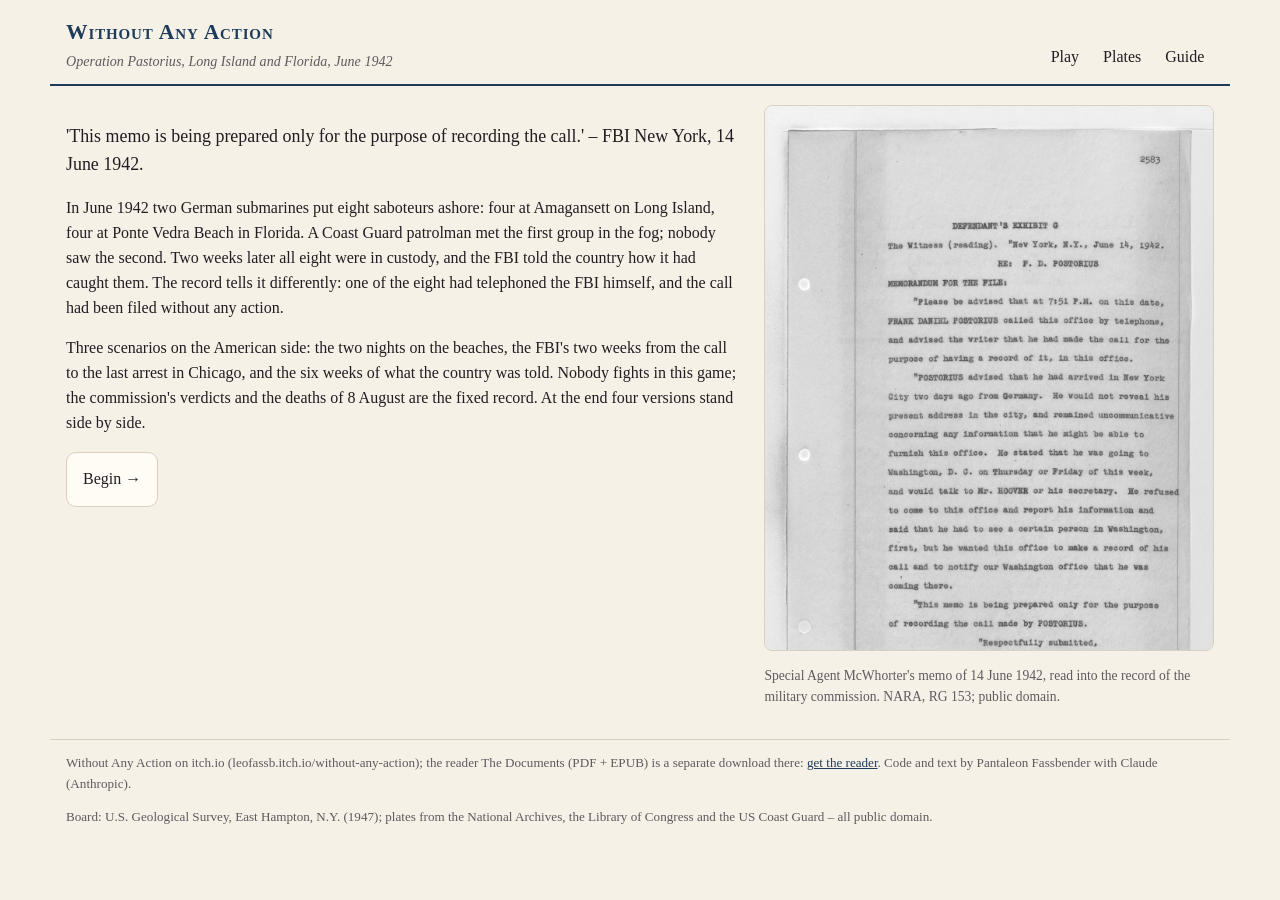
<file: index.html>
<!doctype html>
<html lang="en">
<head>
<meta charset="utf-8">
<meta name="viewport" content="width=device-width, initial-scale=1">
<title>Without Any Action</title>
<meta name="description" content="Operation Pastorius, June 1942: eight German saboteurs, two beaches, one telephone call – and four versions of how they were caught.">
<link rel="stylesheet" href="style.css">
<link rel="icon" href="data:image/svg+xml,%3Csvg xmlns='http://www.w3.org/2000/svg' viewBox='0 0 32 32'%3E%3Crect x='7' y='5' width='18' height='22' fill='%23f3ecd9' stroke='%231d3b5a' stroke-width='2'/%3E%3Cpath d='M11 11 H21 M11 15 H21 M11 19 H17' stroke='%231d3b5a' stroke-width='2'/%3E%3C/svg%3E">
</head>
<body>
<header class="top">
  <a class="brand" href="index.html"><strong>Without Any Action</strong><em>Operation Pastorius, Long Island and Florida, June 1942</em></a>
  <nav><a href="play.html">Play</a><a href="plates.html">Plates</a><a href="guide.html">Guide</a></nav>
</header>
<main>
  <div class="hero">
    <div>
      <p class="lede">'This memo is being prepared only for the purpose of recording the call.' – FBI New York, 14 June 1942.</p>
      <p>In June 1942 two German submarines put eight saboteurs ashore: four at Amagansett on Long Island, four at Ponte Vedra Beach in Florida. A Coast Guard patrolman met the first group in the fog; nobody saw the second. Two weeks later all eight were in custody, and the FBI told the country how it had caught them. The record tells it differently: one of the eight had telephoned the FBI himself, and the call had been filed without any action.</p>
      <p>Three scenarios on the American side: the two nights on the beaches, the FBI's two weeks from the call to the last arrest in Chicago, and the six weeks of what the country was told. Nobody fights in this game; the commission's verdicts and the deaths of 8 August are the fixed record. At the end four versions stand side by side.</p>
      <p><a class="card" href="play.html" style="display:inline-block">Begin →</a></p>
    </div>
    <figure><img src="assets/plates/memo1942.jpg" alt="The FBI memo of 14 June 1942"><figcaption>Special Agent McWhorter's memo of 14 June 1942, read into the record of the military commission. NARA, RG 153; public domain.</figcaption></figure>
  </div>
</main>
<footer><p>Without Any Action on itch.io (leofassb.itch.io/without-any-action); the reader The Documents (PDF + EPUB) is a separate download there: <a href="https://leofassb.itch.io/without-any-action/purchase" target="_blank" rel="noopener">get the reader</a>. Code and text by Pantaleon Fassbender with Claude (Anthropic).</p><p>Board: U.S. Geological Survey, East Hampton, N.Y. (1947); plates from the National Archives, the Library of Congress and the US Coast Guard – all public domain.</p></footer>
</body>
</html>
</file>
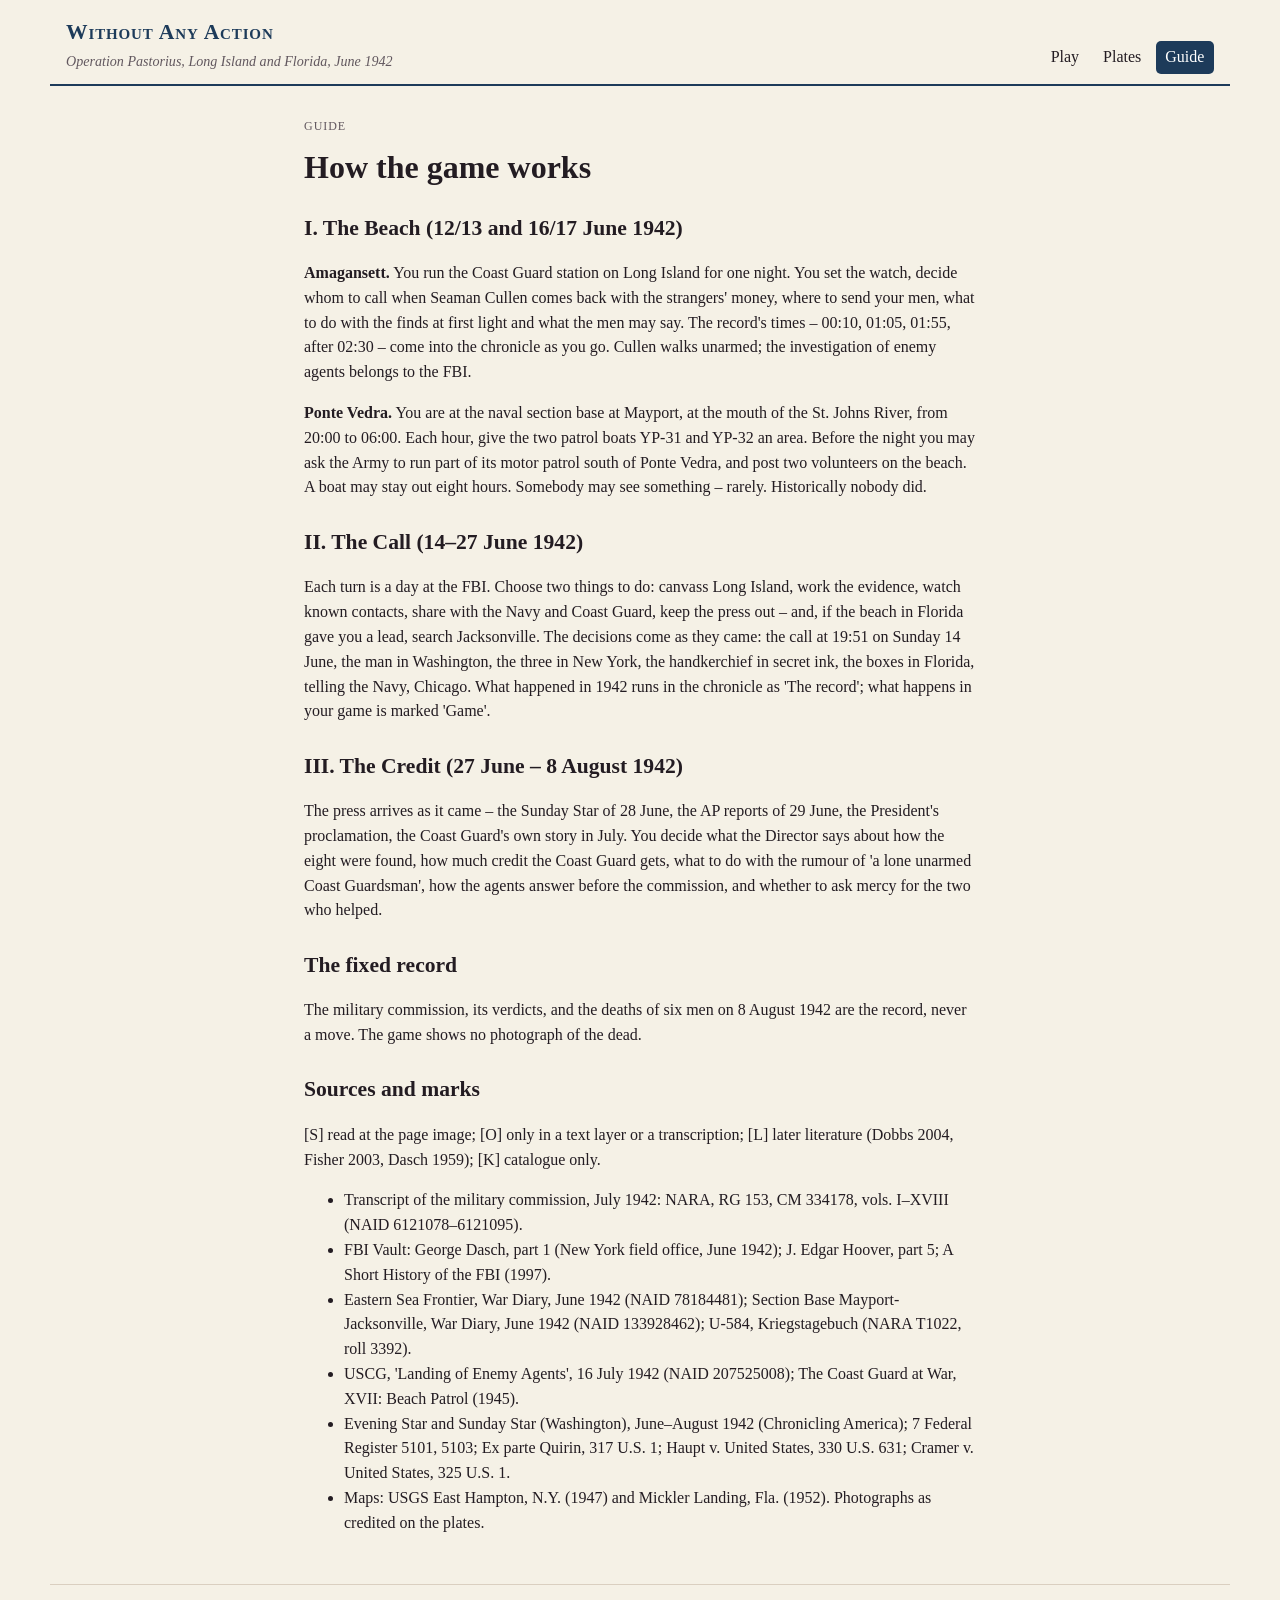
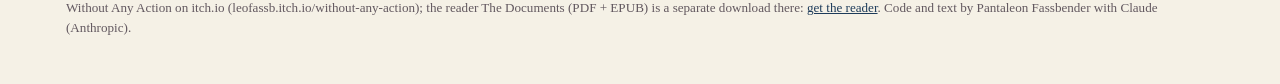
<file: guide.html>
<!doctype html>
<html lang="en">
<head>
<meta charset="utf-8">
<meta name="viewport" content="width=device-width, initial-scale=1">
<title>Guide · Without Any Action</title>
<meta name="description" content="How the three scenarios work, and which numbers are the record.">
<link rel="stylesheet" href="style.css">
<link rel="icon" href="data:image/svg+xml,%3Csvg xmlns='http://www.w3.org/2000/svg' viewBox='0 0 32 32'%3E%3Crect x='7' y='5' width='18' height='22' fill='%23f3ecd9' stroke='%231d3b5a' stroke-width='2'/%3E%3Cpath d='M11 11 H21 M11 15 H21 M11 19 H17' stroke='%231d3b5a' stroke-width='2'/%3E%3C/svg%3E">
</head>
<body>
<header class="top">
  <a class="brand" href="index.html"><strong>Without Any Action</strong><em>Operation Pastorius, Long Island and Florida, June 1942</em></a>
  <nav><a href="play.html">Play</a><a href="plates.html">Plates</a><a href="guide.html" class="on">Guide</a></nav>
</header>
<main class="readable">
  <p class="tag">Guide</p><h1>How the game works</h1>
  <h2>I. The Beach (12/13 and 16/17 June 1942)</h2>
  <p><b>Amagansett.</b> You run the Coast Guard station on Long Island for one night. You set the watch, decide whom to call when Seaman Cullen comes back with the strangers' money, where to send your men, what to do with the finds at first light and what the men may say. The record's times – 00:10, 01:05, 01:55, after 02:30 – come into the chronicle as you go. Cullen walks unarmed; the investigation of enemy agents belongs to the FBI.</p>
  <p><b>Ponte Vedra.</b> You are at the naval section base at Mayport, at the mouth of the St. Johns River, from 20:00 to 06:00. Each hour, give the two patrol boats YP-31 and YP-32 an area. Before the night you may ask the Army to run part of its motor patrol south of Ponte Vedra, and post two volunteers on the beach. A boat may stay out eight hours. Somebody may see something – rarely. Historically nobody did.</p>
  <h2>II. The Call (14–27 June 1942)</h2>
  <p>Each turn is a day at the FBI. Choose two things to do: canvass Long Island, work the evidence, watch known contacts, share with the Navy and Coast Guard, keep the press out – and, if the beach in Florida gave you a lead, search Jacksonville. The decisions come as they came: the call at 19:51 on Sunday 14 June, the man in Washington, the three in New York, the handkerchief in secret ink, the boxes in Florida, telling the Navy, Chicago. What happened in 1942 runs in the chronicle as 'The record'; what happens in your game is marked 'Game'.</p>
  <h2>III. The Credit (27 June – 8 August 1942)</h2>
  <p>The press arrives as it came – the Sunday Star of 28 June, the AP reports of 29 June, the President's proclamation, the Coast Guard's own story in July. You decide what the Director says about how the eight were found, how much credit the Coast Guard gets, what to do with the rumour of 'a lone unarmed Coast Guardsman', how the agents answer before the commission, and whether to ask mercy for the two who helped.</p>
  <h2>The fixed record</h2>
  <p>The military commission, its verdicts, and the deaths of six men on 8 August 1942 are the record, never a move. The game shows no photograph of the dead.</p>
  <h2>Sources and marks</h2>
  <p>[S] read at the page image; [O] only in a text layer or a transcription; [L] later literature (Dobbs 2004, Fisher 2003, Dasch 1959); [K] catalogue only.</p>
  <ul>
    <li>Transcript of the military commission, July 1942: NARA, RG 153, CM 334178, vols. I–XVIII (NAID 6121078–6121095).</li>
    <li>FBI Vault: George Dasch, part 1 (New York field office, June 1942); J. Edgar Hoover, part 5; A Short History of the FBI (1997).</li>
    <li>Eastern Sea Frontier, War Diary, June 1942 (NAID 78184481); Section Base Mayport-Jacksonville, War Diary, June 1942 (NAID 133928462); U-584, Kriegstagebuch (NARA T1022, roll 3392).</li>
    <li>USCG, 'Landing of Enemy Agents', 16 July 1942 (NAID 207525008); The Coast Guard at War, XVII: Beach Patrol (1945).</li>
    <li>Evening Star and Sunday Star (Washington), June–August 1942 (Chronicling America); 7 Federal Register 5101, 5103; Ex parte Quirin, 317 U.S. 1; Haupt v. United States, 330 U.S. 631; Cramer v. United States, 325 U.S. 1.</li>
    <li>Maps: USGS East Hampton, N.Y. (1947) and Mickler Landing, Fla. (1952). Photographs as credited on the plates.</li>
  </ul>
</main>
<footer><p>Without Any Action on itch.io (leofassb.itch.io/without-any-action); the reader The Documents (PDF + EPUB) is a separate download there: <a href="https://leofassb.itch.io/without-any-action/purchase" target="_blank" rel="noopener">get the reader</a>. Code and text by Pantaleon Fassbender with Claude (Anthropic).</p></footer>
</body>
</html>
</file>
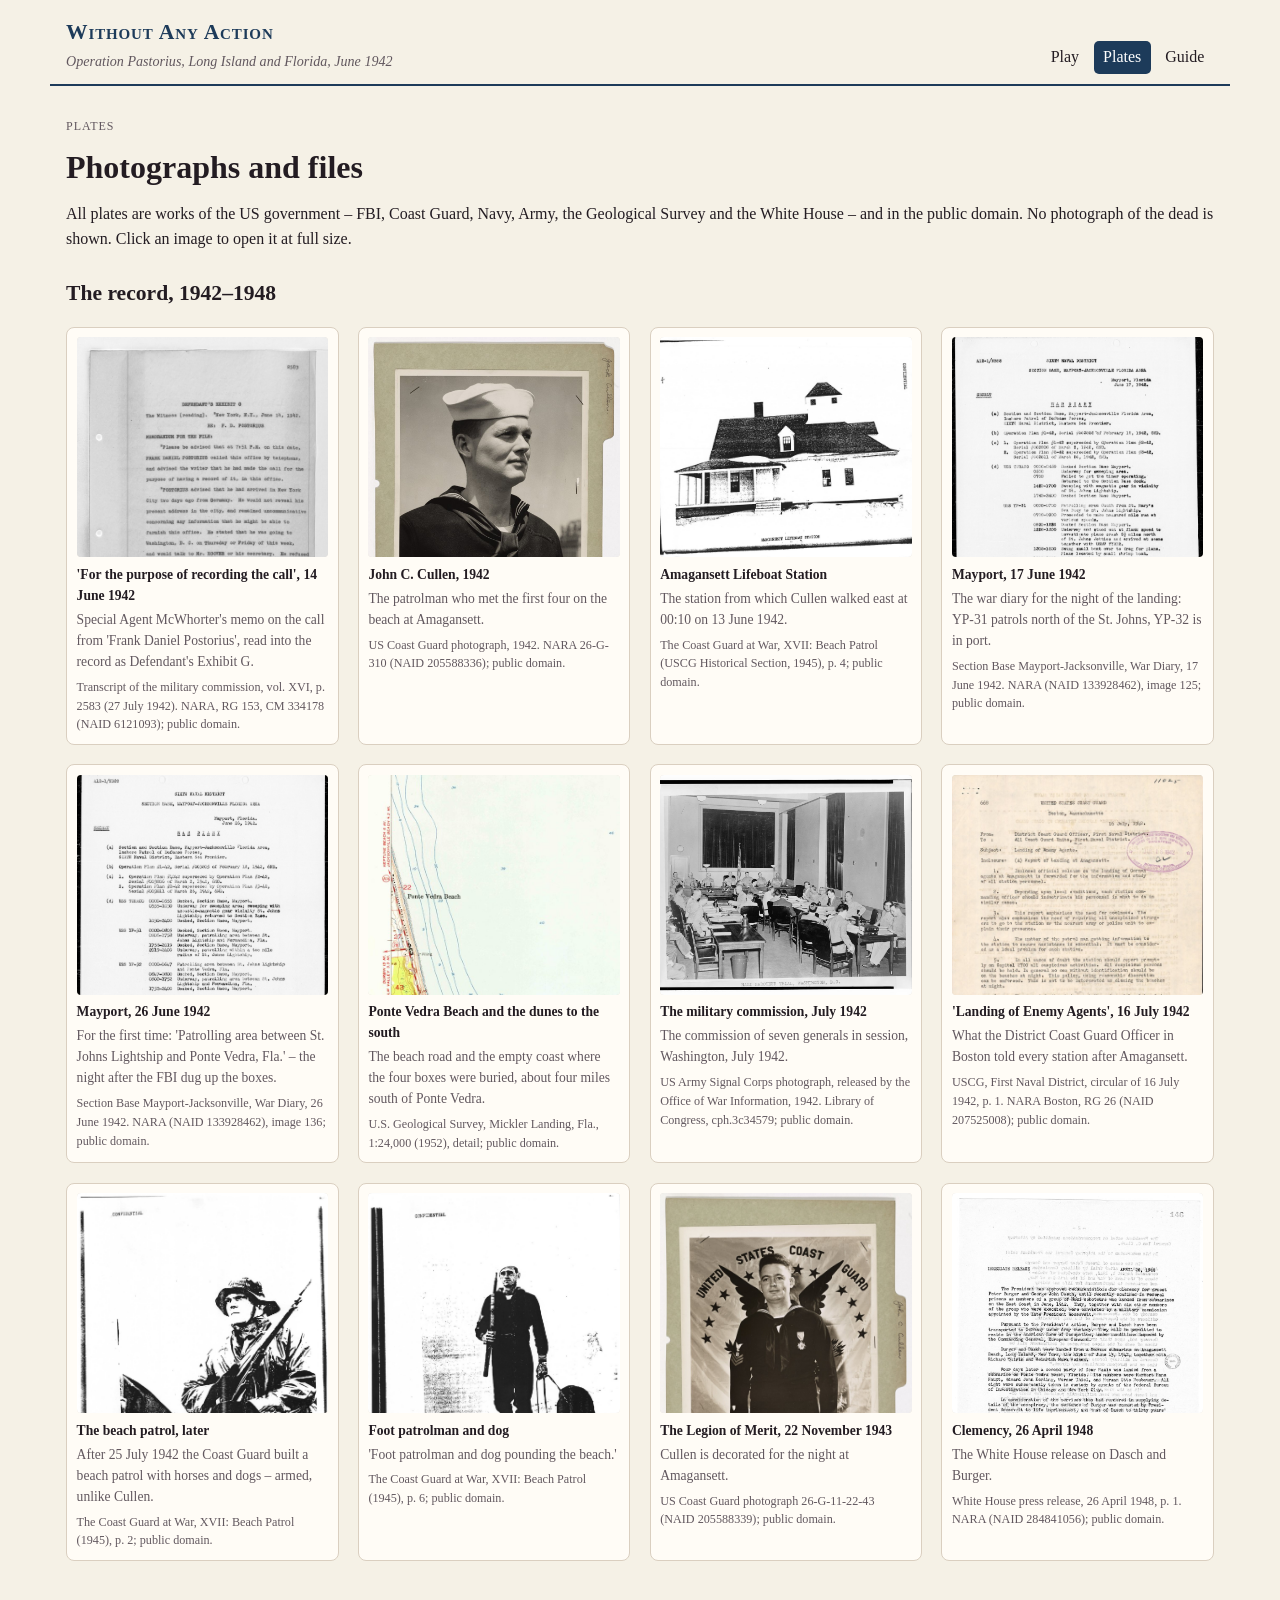
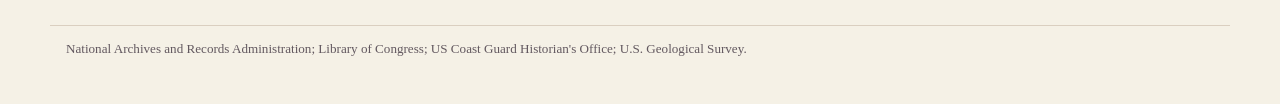
<file: plates.html>
<!doctype html>
<html lang="en">
<head>
<meta charset="utf-8">
<meta name="viewport" content="width=device-width, initial-scale=1">
<title>Plates · Without Any Action</title>
<meta name="description" content="Photographs and facsimiles behind the game, with sources and rights.">
<link rel="stylesheet" href="style.css">
<link rel="icon" href="data:image/svg+xml,%3Csvg xmlns='http://www.w3.org/2000/svg' viewBox='0 0 32 32'%3E%3Crect x='7' y='5' width='18' height='22' fill='%23f3ecd9' stroke='%231d3b5a' stroke-width='2'/%3E%3Cpath d='M11 11 H21 M11 15 H21 M11 19 H17' stroke='%231d3b5a' stroke-width='2'/%3E%3C/svg%3E">
<style>
.plates{display:grid; grid-template-columns:repeat(auto-fill,minmax(260px,1fr)); gap:1.2rem; margin:1rem 0 2rem}
.plates figure{background:var(--panel); border:1px solid var(--line); border-radius:8px; padding:.6rem; display:flex; flex-direction:column}
.plates a.img{display:block; height:220px; background:#e8e2d6; border-radius:4px; overflow:hidden}
.plates a.img img{width:100%; height:100%; object-fit:cover; object-position:top}
.plates figcaption b{display:block; color:var(--ink); margin-bottom:.2rem}
.plates figure{min-width:0}
.plates figcaption{overflow-wrap:anywhere}
.plates .cr{display:block; font-size:.76rem; margin-top:.35rem}
</style>
</head>
<body>
<header class="top">
  <a class="brand" href="index.html"><strong>Without Any Action</strong><em>Operation Pastorius, Long Island and Florida, June 1942</em></a>
  <nav><a href="play.html">Play</a><a href="plates.html" class="on">Plates</a><a href="guide.html">Guide</a></nav>
</header>
<main>
  <p class="tag">Plates</p>
  <h1>Photographs and files</h1>
  <p>All plates are works of the US government – FBI, Coast Guard, Navy, Army, the Geological Survey and the White House – and in the public domain. No photograph of the dead is shown. Click an image to open it at full size.</p>
  <div id="list"></div>
</main>
<footer><p>National Archives and Records Administration; Library of Congress; US Coast Guard Historian's Office; U.S. Geological Survey.</p></footer>
<script src="plates.js"></script>
<script>
(function () {
  const esc = s => String(s ?? "").replace(/[&<>"]/g, c => ({ "&": "&amp;", "<": "&lt;", ">": "&gt;", '"': "&quot;" }[c]));
  const S = [["all", "The record, 1942–1948"]];
  document.getElementById("list").innerHTML = S.map(([k, t]) => `<h2>${esc(t)}</h2><div class="plates">` +
    Object.values(window.PLATES).map(p => `<figure><a class="img" href="assets/plates/${esc(p.file)}" target="_blank" rel="noopener"><img src="assets/plates/${esc(p.file)}" alt="${esc(p.title)}" loading="lazy"></a>
      <figcaption><b>${esc(p.title)}</b>${esc(p.cap)}<span class="cr fine">${esc(p.credit)}</span></figcaption></figure>`).join("") + "</div>").join("");
})();
</script>
</body>
</html>
</file>
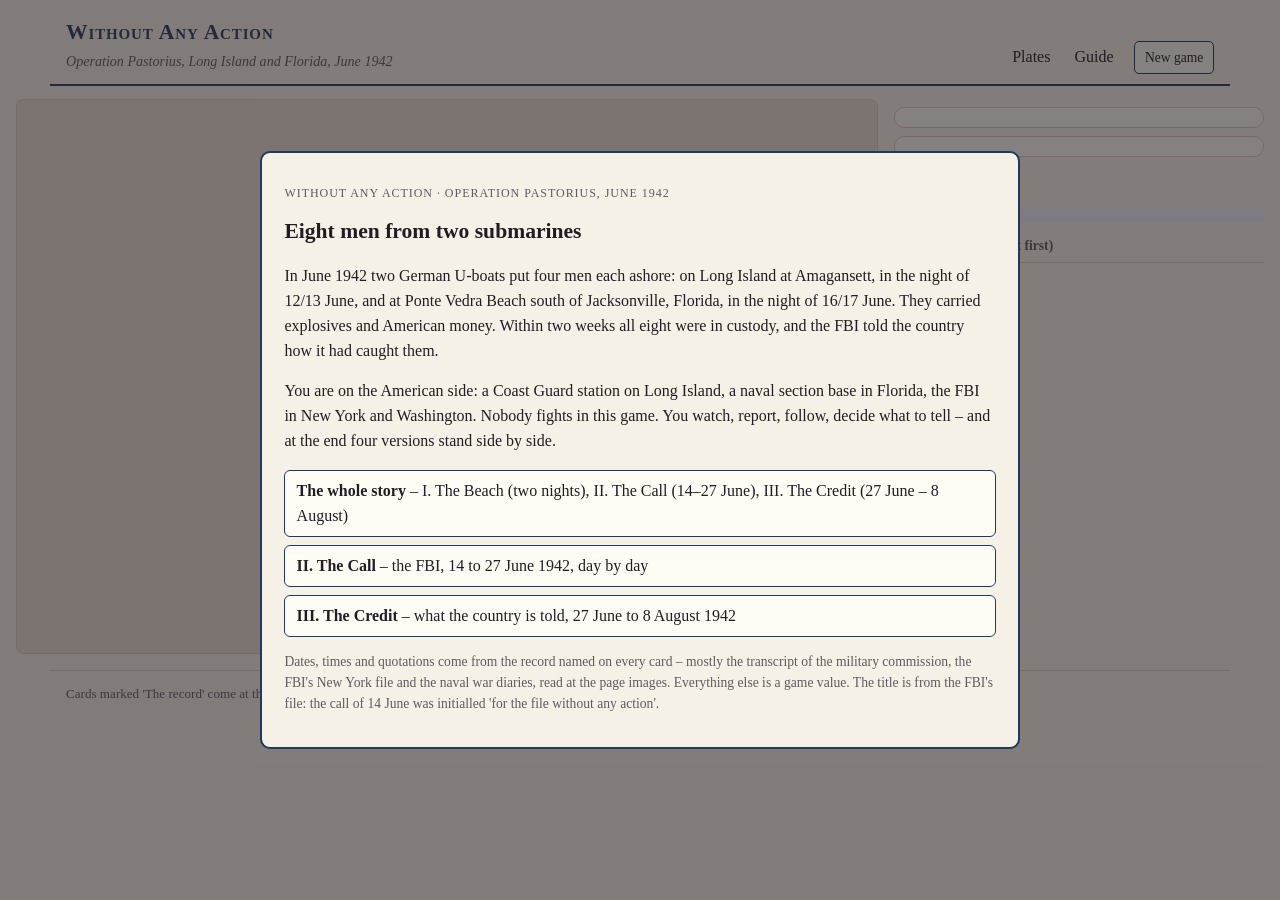
<file: play.html>
<!doctype html>
<html lang="en">
<head>
<meta charset="utf-8">
<meta name="viewport" content="width=device-width, initial-scale=1">
<title>Without Any Action — Operation Pastorius, 1942</title>
<meta name="description" content="Two beaches, one telephone call, four versions.">
<link rel="stylesheet" href="style.css"><link rel="stylesheet" href="game.css">
<link rel="icon" href="data:image/svg+xml,%3Csvg xmlns='http://www.w3.org/2000/svg' viewBox='0 0 32 32'%3E%3Crect x='7' y='5' width='18' height='22' fill='%23f3ecd9' stroke='%231d3b5a' stroke-width='2'/%3E%3Cpath d='M11 11 H21 M11 15 H21 M11 19 H17' stroke='%231d3b5a' stroke-width='2'/%3E%3C/svg%3E">
</head>
<body class="play">
<header class="top">
  <a class="brand" href="index.html"><strong>Without Any Action</strong><em>Operation Pastorius, Long Island and Florida, June 1942</em></a>
  <nav><a href="plates.html">Plates</a><a href="guide.html">Guide</a><button id="newBtn" class="uibtn" type="button">New game</button></nav>
</header>
<div class="gamewrap">
  <section class="boardbox">
    <div class="board" id="board"><canvas id="cv" width="1120" height="720"></canvas></div>
  </section>
  <aside class="side-panel">
    <div class="clock"><span id="when"></span></div>
    <div id="status" class="panel small"></div>
    <div id="actions" class="panel small"></div>
    <div class="btnrow"><button id="endBtn" type="button">Next</button></div>
    <div id="fixed" class="fixed"></div>
    <h3>Chronicle <span class="fine">(newest first)</span></h3>
    <div id="log" class="log"></div>
  </aside>
</div>
<div id="modal" class="modal" hidden><div class="modalbox" id="modalBox"></div></div>
<footer><p>Cards marked 'The record' come at their dates and times from the sources named on them; everything marked 'Game' is a game value.</p></footer>
<script src="data-wa.js?v=1"></script>
<script src="engine.js?v=1"></script>
<script src="plates.js?v=1"></script>
<script src="reckoning.js?v=1"></script>
<script src="game.js?v=1"></script>
</body>
</html>
</file>
<file: style.css>
:root{
  --paper:#f5f1e6; --panel:#fffcf6; --ink:#231c22; --ink2:#62585f; --line:#dacfc0;
  --red:#1d3b5a; --gold:#8a6d2f; --tree:#3f6b3a;
  --dt:#59604c; --sow:#9b3b2e; --pol:#2f6a8f; --hist:#8a6d2f; --zivil:#3f6b3a; --rezeption:#7a7064;
  --serif:"Iowan Old Style","Palatino Linotype",Palatino,"Book Antiqua",Georgia,serif;
}
*{box-sizing:border-box}
body{margin:0; background:var(--paper); color:var(--ink); font-family:var(--serif); line-height:1.55}
a{color:var(--red)}
.top{display:flex; justify-content:space-between; align-items:flex-end; flex-wrap:wrap; gap:.6rem 1.5rem;
  max-width:1180px; margin:0 auto; padding:1rem 16px .6rem; border-bottom:2px solid var(--red)}
.brand{text-decoration:none; color:inherit}
.brand strong{display:block; font-size:1.35rem; color:var(--red); font-variant:small-caps; letter-spacing:.04em}
.brand em{font-size:.88rem; color:var(--ink2)}
.top nav{display:flex; gap:.3rem; flex-wrap:wrap}
.top nav a{text-decoration:none; color:var(--ink); padding:.25rem .6rem; border-radius:5px}
.top nav a.on{background:var(--red); color:#fff}
main{max-width:1180px; margin:0 auto; padding:1.2rem 16px 2rem}
footer{max-width:1180px; margin:0 auto; padding:0 16px 2rem; font-size:.82rem; color:var(--ink2); border-top:1px solid var(--line)}
h1{font-size:2rem; margin:.2rem 0 .6rem; line-height:1.2}
h2{font-size:1.35rem; margin:1.6rem 0 .5rem}
h3{margin:.2rem 0 .3rem}
.lede{font-size:1.12rem; max-width:48rem}
.fine{font-size:.85rem; color:var(--ink2)}
.tag{font-size:.75rem; letter-spacing:.08em; text-transform:uppercase; color:var(--ink2)}
.panel{background:var(--panel); border:1px solid var(--line); border-radius:10px; padding:1rem 1.2rem; margin:1rem 0}
.readable{max-width:44rem}
.grid{display:grid; gap:1rem}
.g2{grid-template-columns:repeat(auto-fill,minmax(300px,1fr))}
.g4{grid-template-columns:repeat(auto-fill,minmax(210px,1fr))}
.card{background:var(--panel); border:1px solid var(--line); border-radius:10px; padding:.9rem 1rem; text-decoration:none; color:inherit; display:block}
a.card:hover{border-color:var(--red)}
.card.planned{opacity:.72; border-style:dashed}
.side{display:inline-block; font-size:.72rem; padding:0 .45rem; border-radius:99px; color:#fff; letter-spacing:.03em}
.side.dt{background:var(--dt)} .side.sow{background:var(--sow)} .side.pol{background:var(--pol)}
.side.hist{background:var(--hist)} .side.zivil{background:var(--zivil)} .side.rezeption{background:var(--rezeption)}
/* language: static blocks carry both, the page shows one */
html[lang=de] .i-en, html[lang=en] .i-de{display:none}
.uibtn{font:inherit; font-size:.85rem; background:var(--panel); color:var(--ink); border:1px solid var(--red); border-radius:5px; padding:.2rem .6rem; cursor:pointer; margin-left:.4rem}
.uibtn:hover{background:var(--red); color:#fff}
.hero{display:grid; grid-template-columns:minmax(0,1.5fr) minmax(0,1fr); gap:1.5rem; align-items:start}
.hero.one{grid-template-columns:1fr}
.hero img{width:100%; border-radius:8px; border:1px solid var(--line)}
figure{margin:0}
figcaption{font-size:.85rem; color:var(--ink2); margin-top:.4rem; overflow-wrap:anywhere}
.quote{border-left:3px solid var(--red); padding:.2rem 0 .2rem 1rem; margin:1rem 0; font-style:italic}
/* reader */
.toc{display:flex; flex-wrap:wrap; gap:.4rem; margin:.6rem 0 1rem}
.toc a{border:1px solid var(--line); border-radius:6px; padding:.2rem .6rem; text-decoration:none; color:var(--ink); background:var(--panel); font-size:.9rem}
.toc a.on{border-color:var(--red); background:var(--red); color:#fff}
.langbar{display:flex; gap:.3rem; margin:.4rem 0 1rem}
.langbar button{font:inherit; font-size:.85rem; background:var(--panel); border:1px solid var(--line); border-radius:6px; padding:.2rem .7rem; cursor:pointer}
.langbar button.on{background:var(--ink); color:var(--paper); border-color:var(--ink)}
.unit{display:grid; grid-template-columns:4.6rem minmax(0,1fr); gap:.3rem .8rem; padding:.55rem 0; border-bottom:1px dotted var(--line)}
.unit .num{font-size:.78rem; color:var(--ink2); text-align:right; padding-top:.2rem}
.unit .num a{color:inherit; text-decoration:none}
.unit .pg{display:block; font-size:.7rem; line-height:1.25; margin-top:.3rem; color:var(--ink2); opacity:.85}
.unit.hl{background:#f3e0d8}
.unit .cols{display:grid; grid-template-columns:1fr 1fr; gap:1.2rem}
.unit .cols.one{grid-template-columns:1fr}
.unit .orig{color:var(--ink2)}
.unit.label .text{font-variant:small-caps; letter-spacing:.03em; font-weight:600; color:var(--red)}
.unit h4{margin:0 0 .3rem; font-size:.95rem; color:var(--red)}
.unit .text,.unit .orig{white-space:pre-line}
.note{grid-column:2; font-size:.84rem; color:var(--ink2); border-left:2px solid var(--gold); padding-left:.6rem}
.hinweis{font-size:.9rem}
/* timeline */
.tl{position:relative; margin:1rem 0 0 .6rem; padding-left:1.4rem; border-left:2px solid var(--line)}
.st{position:relative; margin:0 0 1.2rem; display:grid; grid-template-columns:minmax(0,1fr) 140px; gap:1rem; align-items:start}
.st::before{content:""; position:absolute; left:-1.95rem; top:.35rem; width:12px; height:12px; border-radius:50%; background:var(--c,var(--ink)); border:2px solid var(--paper)}
.st .d{font-size:.82rem; color:var(--ink2)}
.st img{width:140px; border-radius:6px; border:1px solid var(--line)}
.st p{margin:.2rem 0}
.legend{display:flex; flex-wrap:wrap; gap:.4rem}
/* plates */
.plate img{width:100%; border-radius:6px; border:1px solid var(--line); background:#fff}
.lightbox{position:fixed; inset:0; background:rgba(20,16,12,.85); display:flex; align-items:center; justify-content:center; padding:16px; z-index:10}
.lightbox img{max-width:100%; max-height:86vh; border-radius:6px}
.lightbox .cap{color:#f5efe2; max-width:44rem; font-size:.9rem; margin-top:.6rem}
.lightbox figure{text-align:center}
/* compare */
.cmp{display:grid; gap:1rem; margin-top:1rem}
.cmp.n2{grid-template-columns:1fr 1fr}
.cmp.n3{grid-template-columns:repeat(3,minmax(0,1fr))}
.cmp.n4{grid-template-columns:1fr 1fr}
.voice{background:var(--panel); border:1px solid var(--line); border-radius:10px; padding:.8rem 1rem}
.vhead{border-bottom:1px solid var(--line); padding-bottom:.5rem; margin-bottom:.5rem}
.vunit{margin:.7rem 0}
.vunit .text{white-space:pre-line}
@media (max-width:760px){
  .cmp.n2,.cmp.n3,.cmp.n4{grid-template-columns:1fr}
  .hero{grid-template-columns:1fr}
  .unit .cols{grid-template-columns:1fr}
  .st{grid-template-columns:1fr}
  .st img{width:110px}
  h1{font-size:1.6rem}
}
@media (prefers-color-scheme: dark){
  :root:not([data-theme="light"]){--paper:#1c171b; --panel:#262026; --ink:#ece4ea; --ink2:#b3a8b0; --line:#43383f; --red:#d9a77c}
  :root:not([data-theme="light"]) .unit.hl{background:#3a2a35}
  :root:not([data-theme="light"]) .top nav a.on, :root:not([data-theme="light"]) .toc a.on{color:#1c171b}
}

.cta{display:inline-block; background:var(--red); color:#fff; text-decoration:none; padding:.5rem 1rem; border-radius:6px; font-weight:bold}
.cta:hover{background:#6b1f16}
p > .cta{margin-right:.6rem}
</file>
<file: game.css>
/* Spieloberfläche */
body.play main{display:none}
.gamewrap{max-width:1500px; margin:0 auto; padding:.8rem 16px 1rem; display:grid; grid-template-columns:minmax(0,1fr) 370px; gap:1rem; align-items:start}
.boardbox{min-width:0}
.boardtools{display:flex; flex-wrap:wrap; gap:.5rem 1rem; align-items:center; margin-bottom:.4rem; font-size:.9rem}
.boardtools button{font:inherit; width:2rem; height:2rem; border:1px solid var(--line); background:var(--panel); border-radius:6px; cursor:pointer}
.board{overflow:auto; max-height:76vh; border:1px solid var(--line); border-radius:8px; background:#e8e1d3; touch-action:pan-x pan-y}
.board canvas{display:block; transform-origin:0 0; cursor:pointer}
.credit{margin:.3rem 0 0; overflow-wrap:anywhere}
.side-panel{position:sticky; top:.5rem}
.clock{font-size:1.4rem; font-variant:small-caps; color:var(--red)}
.panel.small{padding:.6rem .8rem; margin:.5rem 0; font-size:.9rem}
.panel.small h4{margin:0 0 .2rem}
.btnrow{display:flex; gap:.5rem; flex-wrap:wrap}
.btnrow button,.modalbox button{font:inherit; font-size:.92rem; background:var(--panel); border:1px solid var(--red); color:var(--ink); border-radius:6px; padding:.35rem .8rem; cursor:pointer}
.btnrow button:hover:not(:disabled),.modalbox button:hover{background:var(--red); color:#fff}
.btnrow button:disabled{opacity:.45; cursor:default}
#endBtn{border-width:2px; font-weight:bold}
.btnrow .btnlink{align-self:center; margin-left:auto; font-size:.92rem}
.log{max-height:38vh; overflow:auto; font-size:.86rem; border-top:1px solid var(--line)}
.log .e{padding:.35rem 0; border-bottom:1px dotted var(--line)}
.log .e .h{color:var(--ink2); font-size:.78rem}
.log .card{background:#f6ecd9; border-left:3px solid var(--gold); padding:.4rem .6rem; border-radius:0 6px 6px 0}
.log a{font-size:.78rem}
.bar{height:6px; background:var(--line); border-radius:3px; overflow:hidden; margin:.2rem 0}
.bar i{display:block; height:100%; background:var(--ink2)}
.modal{position:fixed; inset:0; background:rgba(35,28,34,.55); display:flex; align-items:center; justify-content:center; z-index:20; padding:16px}
.modal[hidden]{display:none}
.modalbox{background:var(--paper); max-width:760px; width:100%; max-height:90vh; overflow:auto; border-radius:10px; padding:1.2rem 1.4rem; border:2px solid var(--red)}
.modalbox h2{margin-top:.2rem}
.choice{display:grid; grid-template-columns:1fr 1fr; gap:.8rem; margin:1rem 0}
.choice button{text-align:left; padding:.8rem; line-height:1.35}
.choice button b{display:block; font-size:1.05rem}
.reports{display:grid; grid-template-columns:1fr 1fr; gap:1rem}
.reports .rep{background:var(--panel); border:1px solid var(--line); border-radius:8px; padding:.7rem .9rem; font-size:.92rem}
.reports .rep.D{border-top:4px solid var(--dt)} .reports .rep.P{border-top:4px solid var(--sow)} .reports .rep.H{border-top:4px solid var(--hist)}
table.cmp{border-collapse:collapse; width:100%; font-size:.88rem; margin:.6rem 0}
table.cmp td,table.cmp th{border-bottom:1px solid var(--line); padding:.25rem .4rem; text-align:left; vertical-align:top}
.verdict{font-size:1.15rem; border-left:3px solid var(--red); padding:.3rem 0 .3rem .9rem; margin:1rem 0}
@media (max-width:900px){
  .gamewrap{grid-template-columns:1fr}
  .side-panel{position:static}
  .choice,.reports{grid-template-columns:1fr}
  .board{max-height:62vh}
}

.log .card.ref{border-left-color:var(--zivil); background:#e9efe4}
.log .card .q{font-weight:600}
.log .card .z{display:block; font-size:.78rem; color:var(--ink2); margin-top:.2rem}
.zmeter{display:flex; align-items:center; gap:.5rem; font-size:.88rem}
.zmeter .bar{flex:1; height:8px}
.zmeter .bar i{background:var(--red)}
.report fieldset{border:1px solid var(--line); border-radius:8px; margin:.6rem 0; padding:.5rem .8rem}
.report legend{font-weight:bold; padding:0 .3rem}
.report label{display:block; margin:.2rem 0; cursor:pointer}
.report .places{display:grid; grid-template-columns:repeat(auto-fill,minmax(170px,1fr)); gap:.1rem .8rem}
.report .held{color:var(--tree)} .report .lost{color:var(--sow)}
.okw{font-family:Georgia,serif; background:#f1ead9; border:1px solid var(--line); border-radius:6px; padding:.6rem .8rem; white-space:pre-line}
.endcards .card{margin:.4rem 0}

/* defence study additions */
.log .card.front{border-left-color:var(--dt); background:#eef0e8}
.log .card.beyond,.modalbox .card.beyond{border-left:3px solid var(--sow); background:#f6e6e1}
.log .card.file,.modalbox .card.file{border-left:3px solid var(--gold); background:#f6ecd9}
.log .card.rule{border-left-color:var(--rezeption); background:#efece6}
.modalbox .card{border-radius:0 6px 6px 0; padding:.5rem .7rem; margin:.5rem 0; font-size:.92rem; border:0; border-left:3px solid var(--line)}
.card .k{display:block; font-size:.72rem; letter-spacing:.08em; text-transform:uppercase; color:var(--ink2)}
.card .src{display:block; font-size:.76rem; color:var(--ink2); margin-top:.2rem; overflow-wrap:anywhere}
.linkbtn{font:inherit; font-size:.85rem; background:none; border:0; color:var(--red); text-decoration:underline; cursor:pointer; padding:0; margin-top:.3rem}
.fuelrow{display:grid; grid-template-columns:4.2rem 1fr 2.6rem; gap:.4rem; align-items:center; font-size:.82rem}
.fuelrow .bar i{background:var(--gold)}
.report label.share{display:flex; justify-content:space-between; gap:.5rem; align-items:center}
.report select{font:inherit; font-size:.85rem}
.choice button span{display:block; margin-top:.3rem}
/* plates at chronicle cards */
.plate-th{float:right; display:flex; flex-direction:column; align-items:center; gap:.2rem; width:96px; margin:0 0 .3rem .6rem; padding:.25rem; background:var(--paper); border:1px solid var(--line); border-radius:4px; cursor:zoom-in; font:inherit; font-size:.68rem; line-height:1.15; color:var(--ink2); text-align:center}
.plate-th img{width:100%; height:72px; object-fit:cover; object-position:top; filter:sepia(.15)}
.plate-th:hover{border-color:var(--red)}
.card::after{content:""; display:block; clear:both}
.lightbox{position:fixed; inset:0; background:rgba(20,16,18,.82); z-index:40; display:flex; align-items:center; justify-content:center; padding:16px}
.lightbox[hidden]{display:none}
.lightbox figure{margin:0; max-width:min(1100px,100%); max-height:100%; overflow:auto; background:var(--paper); border-radius:8px; padding:.8rem}
.lightbox img{display:block; max-width:100%; max-height:72vh; margin:0 auto; border:1px solid var(--line)}
.lightbox figcaption{font-size:.88rem; margin:.6rem 0 .4rem; color:var(--ink)}
.lightbox figcaption .src{font-size:.78rem; color:var(--ink2); overflow-wrap:anywhere}
.lightbox button{font:inherit; font-size:.9rem; background:var(--panel); border:1px solid var(--red); border-radius:6px; padding:.3rem .8rem; cursor:pointer}

/* Three Men, Probably Norwegians */
.wx{font-size:.86rem; margin:.3rem 0 .5rem; padding:.4rem .6rem; background:#e9eef2; border-radius:6px}
.wx b{font-variant:small-caps}
.wx.storm{background:#e4d9de} .wx.hard{background:#e6e3d8}
.acts{display:flex; flex-wrap:wrap; gap:.35rem; margin-top:.5rem}
.acts button{font:inherit; font-size:.82rem; background:var(--panel); border:1px solid var(--red); border-radius:5px; padding:.2rem .55rem; cursor:pointer}
.acts button:hover:not(:disabled){background:var(--red); color:#fff}
.acts button:disabled{opacity:.4; cursor:default}
.log .card.plateau{border-left-color:#2f4f6b; background:#eaeff3}
.log .card.london,.modalbox .card.london{border-left:3px solid #6b5a2f; background:#f3eedf}
.radio fieldset{border:1px solid var(--line); border-radius:8px; margin:.6rem 0; padding:.4rem .8rem}
.radio legend{font-weight:bold; padding:0 .3rem}
.radio label{display:block; margin:.15rem 0; cursor:pointer}
.sketch{width:100%; border:1px solid var(--line); border-radius:6px; margin:.4rem 0}
.attlog p{margin:.25rem 0}
.groups-row{display:flex; gap:.4rem; flex-wrap:wrap; margin:.3rem 0}
.groups-row button{font:inherit; font-size:.82rem; border:1px solid var(--line); background:var(--panel); border-radius:5px; padding:.15rem .5rem; cursor:pointer}
.groups-row button.on{border-color:var(--red); background:var(--red); color:#fff}
.hint{margin:.5rem 0 0; padding:.4rem .6rem; border-left:3px solid var(--line); background:#f1efe9; font-size:.86rem}
.hint.ok{border-left-color:#a3262a; background:#f6e6e1; font-weight:600}
.fixed{border-left:3px solid #7a2a2a; background:#f3e6e3; padding:.4rem .6rem; font-size:.84rem; margin:.4rem 0}
.fixed b{font-variant:small-caps}
.kv{display:grid; grid-template-columns:auto 1fr; gap:.1rem .7rem; font-size:.88rem}
.kv span:nth-child(odd){color:var(--ink2)}
.log .card.district{border-left-color:#6b4a2a; background:#f1ebdf}
.log .card.market{border-left-color:#2f4f6b; background:#e9eef2}
.log .card.file,.modalbox .card.file{border-left:3px solid #7a2a2a; background:#f3e6e3}
.wagebox{display:flex; gap:.4rem; align-items:center; flex-wrap:wrap; margin-top:.3rem}
.wagebox input{width:4.5rem; font:inherit}
/* Crystal Clear Waters */
.side-panel label{display:block; margin:.25rem 0; font-size:.86rem}
.side-panel select{font:inherit; font-size:.84rem; max-width:100%}
.btnrow.small{display:flex; flex-wrap:wrap; gap:.3rem}
.btnrow.small button{font-size:.78rem; padding:.2rem .45rem}
.opts{display:flex; flex-direction:column; gap:.45rem; margin-top:.8rem}
.opts button{font:inherit; text-align:left; padding:.5rem .7rem; border:1px solid var(--red); border-radius:6px; background:var(--panel); cursor:pointer}
.opts button:hover{background:var(--red); color:#fff}
ul.prologue{font-size:.9rem; padding-left:1.1rem}
ul.prologue li{margin:.25rem 0}
.log .card.game{border-left-color:#8a8a8a; background:#f1f1ee}
.log .card.spring{border-left-color:#1f5f6b; background:#e9f2f2}
.log .card.trade{border-left-color:#8a6d2f}
.log .card.firm{border-left-color:#3f6b3a}
.log .card.file{border-left-color:#5a4a6b; background:#f0edf3}
.log .card.before{border-left-color:#7a7064}
.warn{color:#9b3b2e}
.modalbox.wide{max-width:900px}
.reck table{border-collapse:collapse; font-size:.84rem; width:100%; margin:.5rem 0 1rem}
.reck th,.reck td{border-bottom:1px solid var(--line); padding:.2rem .35rem; text-align:right}
.reck th:first-child,.reck td:first-child{text-align:left}
.reck td.over{color:#9b3b2e; font-weight:bold}
.reck h3{margin-top:1.2rem; color:var(--red)}
.fixed{border-left:3px solid #5a4a6b; background:#f0edf3}
.reck table.notes td:last-child,.reck table.notes th:last-child{text-align:left}
/* Most Confused and Bewildering */
.meter{display:grid; grid-template-columns:1fr 120px 2.2em; gap:.4rem; align-items:center; font-size:.82rem; margin:.15rem 0}
.meter i{display:block; height:8px; background:var(--red); border-radius:3px}
.meter b{font-weight:normal; text-align:right}
label.act{display:block; font-size:.84rem; margin:.2rem 0}
.reports{margin-top:.5rem; font-size:.82rem}
.side-panel select{width:100%; font:inherit; font-size:.82rem; margin:.15rem 0 .4rem}
.log .card.press{border-left-color:#7a2a2a}
.log .card.island{border-left-color:#3f6b3a}
.log .card.night{border-left-color:#1d3b5a; background:#eaeff4}
.log .card.firm{border-left-color:#8a6d2f}
#cv{width:100%; height:auto; transform:none}
/* Without Any Action */
.log .card.beach{border-left-color:#1d3b5a; background:#eaeff4}
.log .card.you{border-left-color:#3f6b3a; background:#edf2ea}
.log .card.press{border-left-color:#7a2a2a; background:#f6ecea}
</file>
